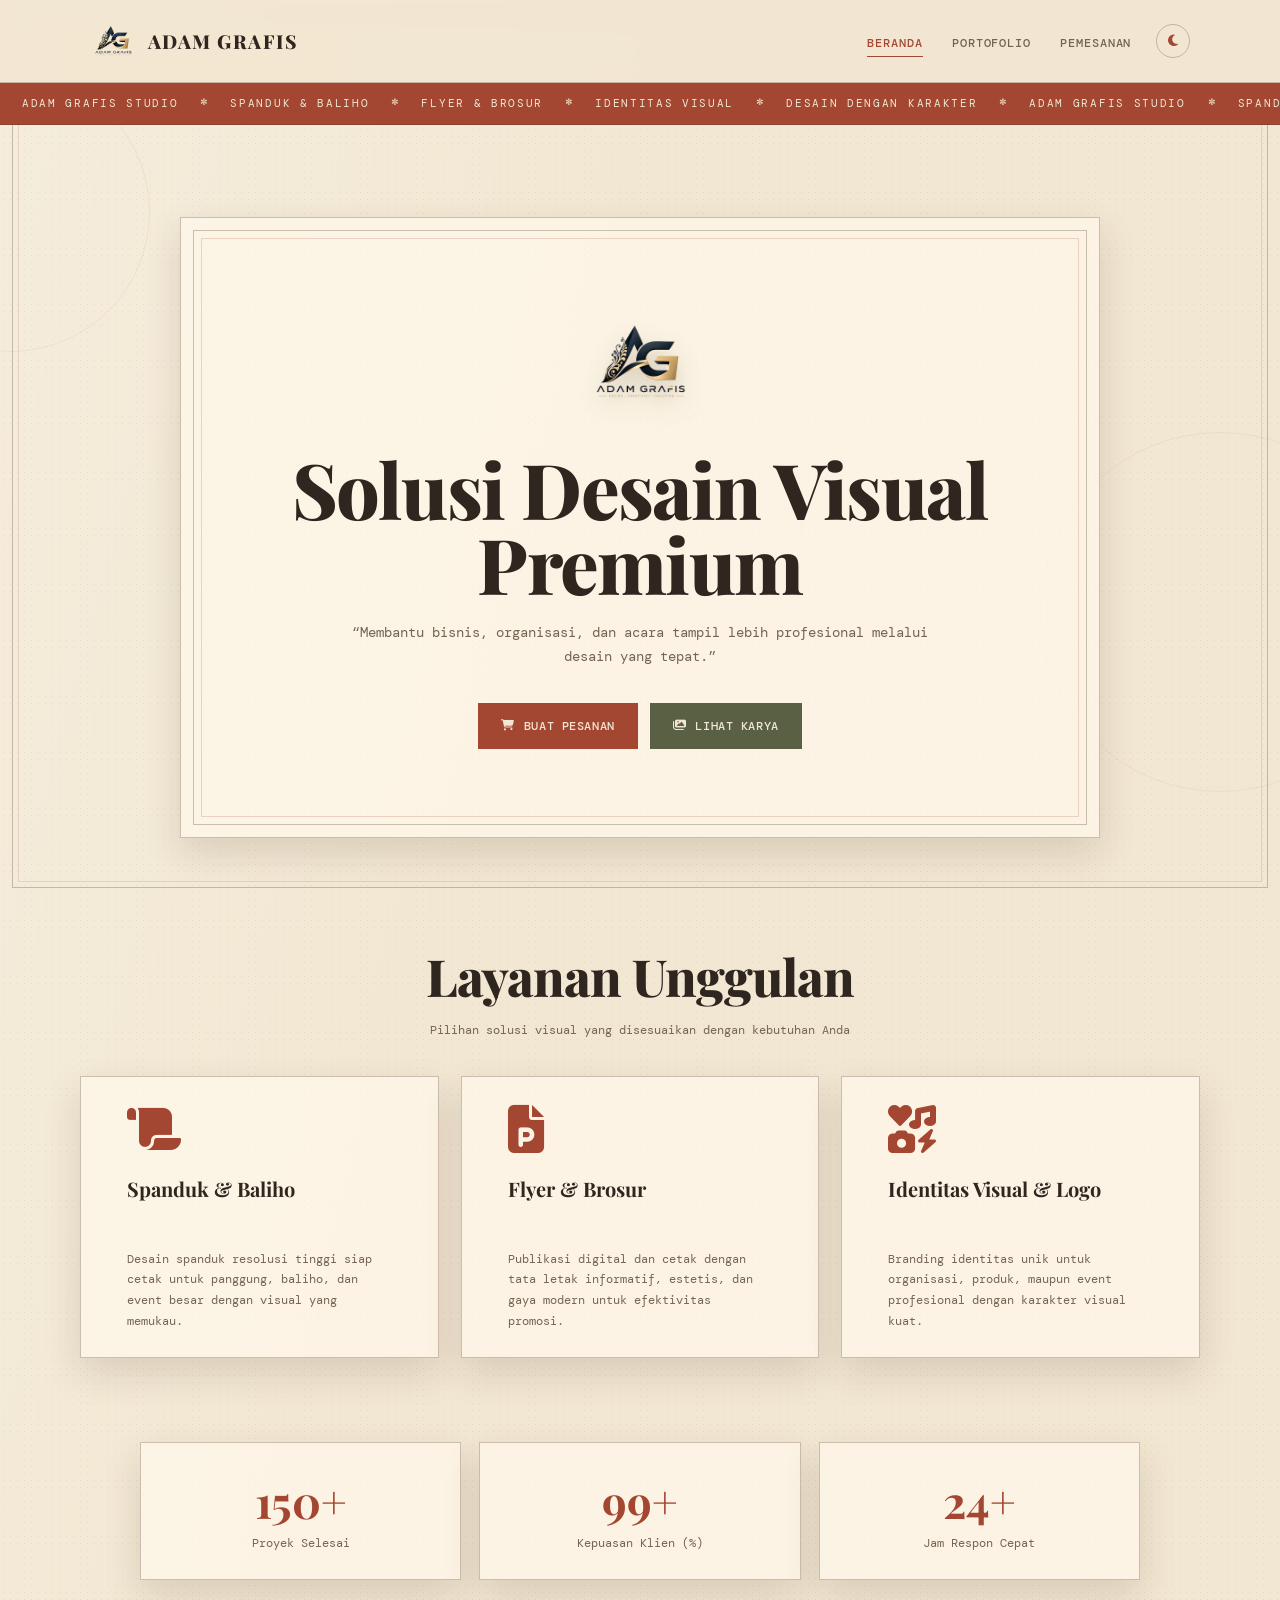
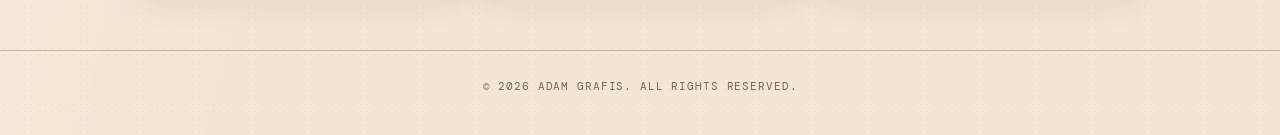
<file: index.html>
<!DOCTYPE html>
<html lang="id">
<head>
  <meta charset="UTF-8">
  <meta name="viewport" content="width=device-width, initial-scale=1.0">
  <title>Beranda — Adam Grafis Studio</title>
  <link rel="stylesheet" href="https://cdnjs.cloudflare.com/ajax/libs/font-awesome/6.4.0/css/all.min.css">
  <link rel="stylesheet" href="style.css">
</head>
<body>

  <!-- Smooth Page Transition Loader -->
  <div id="pageLoader" class="active">
    <div class="spinner"></div>
    <div class="loader-text">MENYIAPKAN EDISI KARYA...</div>
  </div>

  <!-- Ambient Glowing Parallax Background Spheres -->
  <div class="parallax-bg-glow">
    <div class="glow-orb orb-1" data-parallax-speed="-0.05"></div>
    <div class="glow-orb orb-2" data-parallax-speed="0.08"></div>
    <div class="glow-orb orb-3" data-parallax-speed="-0.03"></div>
  </div>

  <header class="parallax-header">
    <a href="index.html" class="brand tilt-card" data-tilt-max="15">
      <img src="logo AG.png" alt="Adam Grafis Logo" class="brand-logo-3d">
      <span class="brand-name">ADAM GRAFIS</span>
    </a>
    <ul class="nav-links">
      <li><a href="index.html" class="active">Beranda</a></li>
      <li><a href="portofolio.html">Portofolio</a></li>
      <li><a href="pemesanan.html">Pemesanan</a></li>
      <li><button id="themeToggle" class="theme-toggle"><i class="fa-solid fa-sun"></i></button></li>
    </ul>
  </header>

  <div class="running-ticker" aria-label="Informasi layanan Adam Grafis">
    <div class="ticker-track">
      <span>ADAM GRAFIS STUDIO</span><b>*</b><span>SPANDUK &amp; BALIHO</span><b>*</b><span>FLYER &amp; BROSUR</span><b>*</b><span>IDENTITAS VISUAL</span><b>*</b><span>DESAIN DENGAN KARAKTER</span><b>*</b>
      <span aria-hidden="true">ADAM GRAFIS STUDIO</span><b aria-hidden="true">*</b><span aria-hidden="true">SPANDUK &amp; BALIHO</span><b aria-hidden="true">*</b><span aria-hidden="true">FLYER &amp; BROSUR</span><b aria-hidden="true">*</b><span aria-hidden="true">IDENTITAS VISUAL</span><b aria-hidden="true">*</b><span aria-hidden="true">DESAIN DENGAN KARAKTER</span><b aria-hidden="true">*</b>
    </div>
  </div>

  <!-- Vintage studio hero -->
  <section class="hero-section 3d-hero">
    <div class="hero-parallax-container">
      <div class="hero-card-3d tilt-card" data-tilt-max="20">
        <div class="animated-logo-wrapper tilt-child" data-depth="40">
          <img src="logo AG.png" alt="Adam Grafis Animated Logo" class="animated-logo 3d-shadow">
        </div>
        <h1 class="hero-title tilt-child" data-depth="30">Solusi Desain Visual Premium</h1>
        <p class="hero-subtitle tilt-child" data-depth="20">“Membantu bisnis, organisasi, dan acara tampil lebih profesional melalui desain yang tepat.”</p>
        <div class="btn-wrapper tilt-child" data-depth="25">
          <a href="pemesanan.html" class="btn-main btn-primary 3d-btn"><i class="fa-solid fa-cart-shopping"></i> Buat Pesanan</a>
          <a href="portofolio.html" class="btn-main btn-whatsapp 3d-btn"><i class="fa-solid fa-images"></i> Lihat Karya</a>
        </div>
      </div>
    </div>
  </section>

  <!-- Studio services -->
  <main class="page-container" style="padding-top: 20px;">
    <h2 class="section-title">Layanan Unggulan</h2>
    <p class="section-subtitle">Pilihan solusi visual yang disesuaikan dengan kebutuhan Anda</p>
    
    <div class="portfolio-grid">
      <div class="portfolio-card service-card tilt-card" data-tilt-max="25">
        <div class="tilt-child" data-depth="20">
          <i class="fa-solid fa-scroll fa-3x service-icon-3d"></i>
        </div>
        <h3 class="card-title tilt-child" data-depth="15">Spanduk & Baliho</h3>
        <p class="card-desc tilt-child" data-depth="10">Desain spanduk resolusi tinggi siap cetak untuk panggung, baliho, dan event besar dengan visual yang memukau.</p>
      </div>

      <div class="portfolio-card service-card tilt-card" data-tilt-max="25">
        <div class="tilt-child" data-depth="20">
          <i class="fa-solid fa-file-powerpoint fa-3x service-icon-3d"></i>
        </div>
        <h3 class="card-title tilt-child" data-depth="15">Flyer & Brosur</h3>
        <p class="card-desc tilt-child" data-depth="10">Publikasi digital dan cetak dengan tata letak informatif, estetis, dan gaya modern untuk efektivitas promosi.</p>
      </div>

      <div class="portfolio-card service-card tilt-card" data-tilt-max="25">
        <div class="tilt-child" data-depth="20">
          <i class="fa-solid fa-icons fa-3x service-icon-3d"></i>
        </div>
        <h3 class="card-title tilt-child" data-depth="15">Identitas Visual & Logo</h3>
        <p class="card-desc tilt-child" data-depth="10">Branding identitas unik untuk organisasi, produk, maupun event profesional dengan karakter visual kuat.</p>
      </div>
    </div>
  </main>

  <!-- Studio highlights -->
  <section class="stats-section">
    <div class="stat-card tilt-card" data-tilt-max="15">
      <h3 class="counter tilt-child" data-depth="20" data-target="150">0</h3>
      <p class="tilt-child" data-depth="10">Proyek Selesai</p>
    </div>
    <div class="stat-card tilt-card" data-tilt-max="15">
      <h3 class="counter tilt-child" data-depth="20" data-target="99">0</h3>
      <p class="tilt-child" data-depth="10">Kepuasan Klien (%)</p>
    </div>
    <div class="stat-card tilt-card" data-tilt-max="15">
      <h3 class="counter tilt-child" data-depth="20" data-target="24">0</h3>
      <p class="tilt-child" data-depth="10">Jam Respon Cepat</p>
    </div>
  </section>

  <button id="backToTop" class="back-to-top 3d-btn"><i class="fa-solid fa-arrow-up"></i></button>

  <footer>
    <p>&copy; 2026 Adam Grafis. All Rights Reserved.</p>
  </footer>

  <script src="script.js"></script>
</body>
</html>
</file>
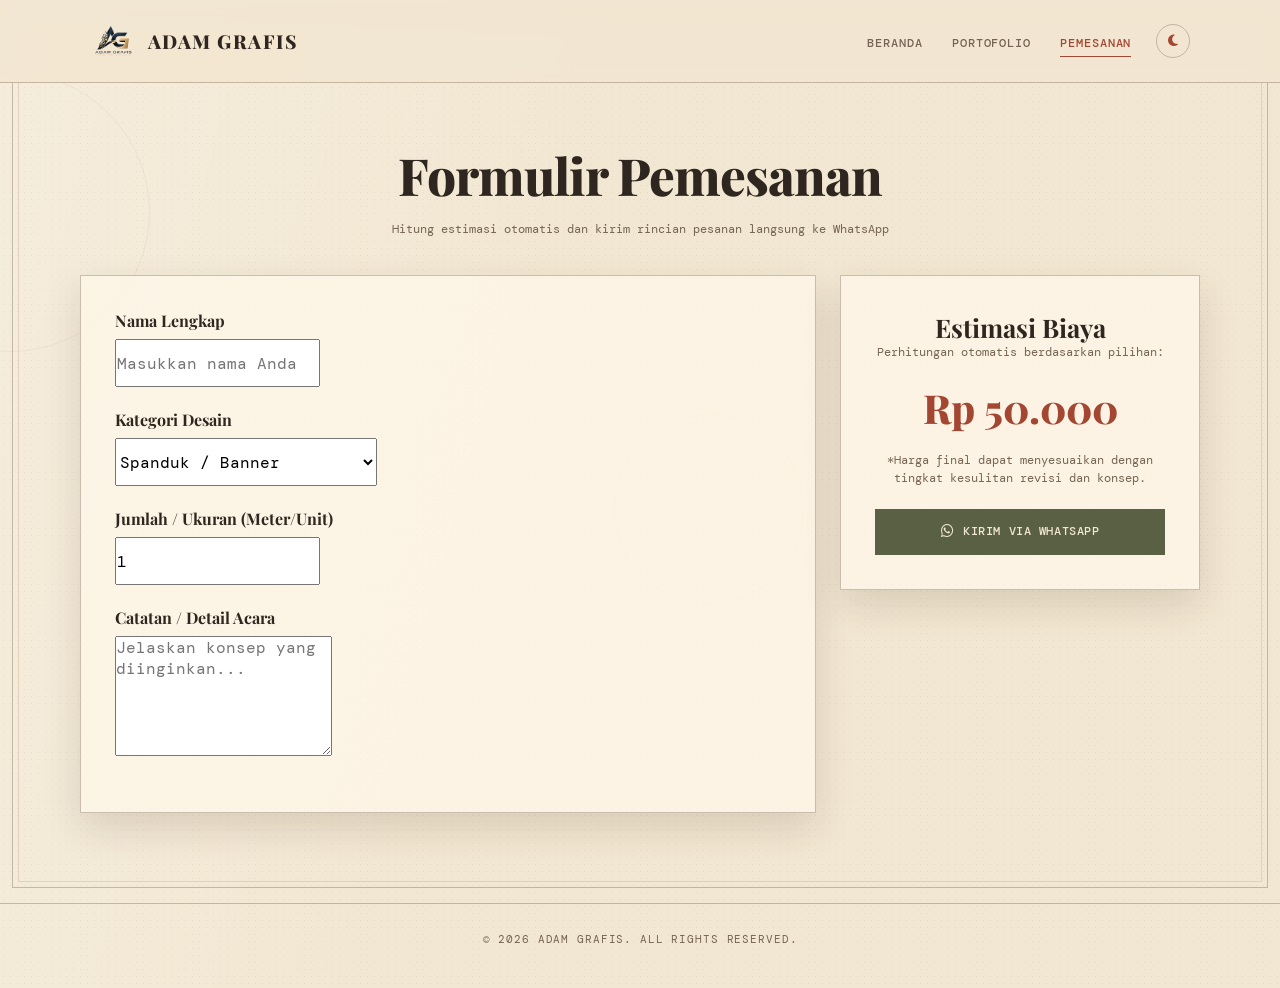
<file: pemesanan.html>
<!DOCTYPE html>
<html lang="id">
<head>
  <meta charset="UTF-8">
  <meta name="viewport" content="width=device-width, initial-scale=1.0">
  <title>Pemesanan — Adam Grafis (3D Parallax)</title>
  <link rel="stylesheet" href="https://cdnjs.cloudflare.com/ajax/libs/font-awesome/6.4.0/css/all.min.css">
  <link rel="stylesheet" href="style.css">
</head>
<body>

  <!-- Smooth Page Transition Loader -->
  <div id="pageLoader" class="active">
    <div class="spinner"></div>
    <div class="loader-text">MEMUAT SISTEM PESANAN...</div>
  </div>

  <div class="parallax-bg-glow">
    <div class="glow-orb orb-1" data-parallax-speed="-0.03"></div>
    <div class="glow-orb orb-3" data-parallax-speed="0.05"></div>
  </div>

  <header class="parallax-header">
    <a href="index.html" class="brand tilt-card" data-tilt-max="15">
      <img src="logo AG.png" alt="Adam Grafis Logo" class="brand-logo-3d">
      <span class="brand-name">ADAM GRAFIS</span>
    </a>
    <ul class="nav-links">
      <li><a href="index.html">Beranda</a></li>
      <li><a href="portofolio.html">Portofolio</a></li>
      <li><a href="pemesanan.html" class="active">Pemesanan</a></li>
      <li><button id="themeToggle" class="theme-toggle"><i class="fa-solid fa-sun"></i></button></li>
    </ul>
  </header>

  <main class="page-container">
    <h1 class="section-title">Formulir Pemesanan</h1>
    <p class="section-subtitle">Hitung estimasi otomatis dan kirim rincian pesanan langsung ke WhatsApp</p>

    <div class="order-container">
      <form id="orderForm" class="tilt-card" data-tilt-max="10" onsubmit="event.preventDefault();">
        <div class="form-group tilt-child" data-depth="10">
          <label for="clientName">Nama Lengkap</label>
          <input type="text" id="clientName" class="form-control 3d-input" placeholder="Masukkan nama Anda" required>
        </div>

        <div class="form-group tilt-child" data-depth="10">
          <label for="orderCategory">Kategori Desain</label>
          <select id="orderCategory" class="form-control 3d-input">
            <option value="spanduk">Spanduk / Banner</option>
            <option value="flyer">Flyer / Brosur</option>
            <option value="stage">Stage / Rigging Backdrop</option>
          </select>
        </div>

        <div class="form-group tilt-child" data-depth="10">
          <label for="orderSize">Jumlah / Ukuran (Meter/Unit)</label>
          <input type="number" id="orderSize" class="form-control 3d-input" value="1" min="1" required>
        </div>

        <div class="form-group tilt-child" data-depth="10">
          <label for="orderNotes">Catatan / Detail Acara</label>
          <textarea id="orderNotes" class="form-control 3d-input" rows="4" placeholder="Jelaskan konsep yang diinginkan..."></textarea>
        </div>
      </form>

      <div class="price-box tilt-card" data-tilt-max="15">
        <h3 class="tilt-child" data-depth="15">Estimasi Biaya</h3>
        <p class="tilt-child" data-depth="10" style="color: var(--text-secondary); font-size: 0.9rem;">Perhitungan otomatis berdasarkan pilihan:</p>
        <div class="price-amount tilt-child" data-depth="25" id="estimatedPrice">Rp 0</div>
        <p class="tilt-child" data-depth="10" style="font-size: 0.82rem; color: var(--text-secondary); margin-bottom: 20px;">*Harga final dapat menyesuaikan dengan tingkat kesulitan revisi dan konsep.</p>
        
        <button id="sendWaBtn" class="btn-main btn-whatsapp 3d-btn tilt-child" data-depth="20" style="width: 100%; justify-content: center;">
          <i class="fa-brands fa-whatsapp fa-lg"></i> Kirim via WhatsApp
        </button>
      </div>
    </div>
  </main>

  <button id="backToTop" class="back-to-top 3d-btn"><i class="fa-solid fa-arrow-up"></i></button>

  <footer>
    <p>&copy; 2026 Adam Grafis. All Rights Reserved.</p>
  </footer>

  <script src="script.js"></script>
</body>
</html>
</file>
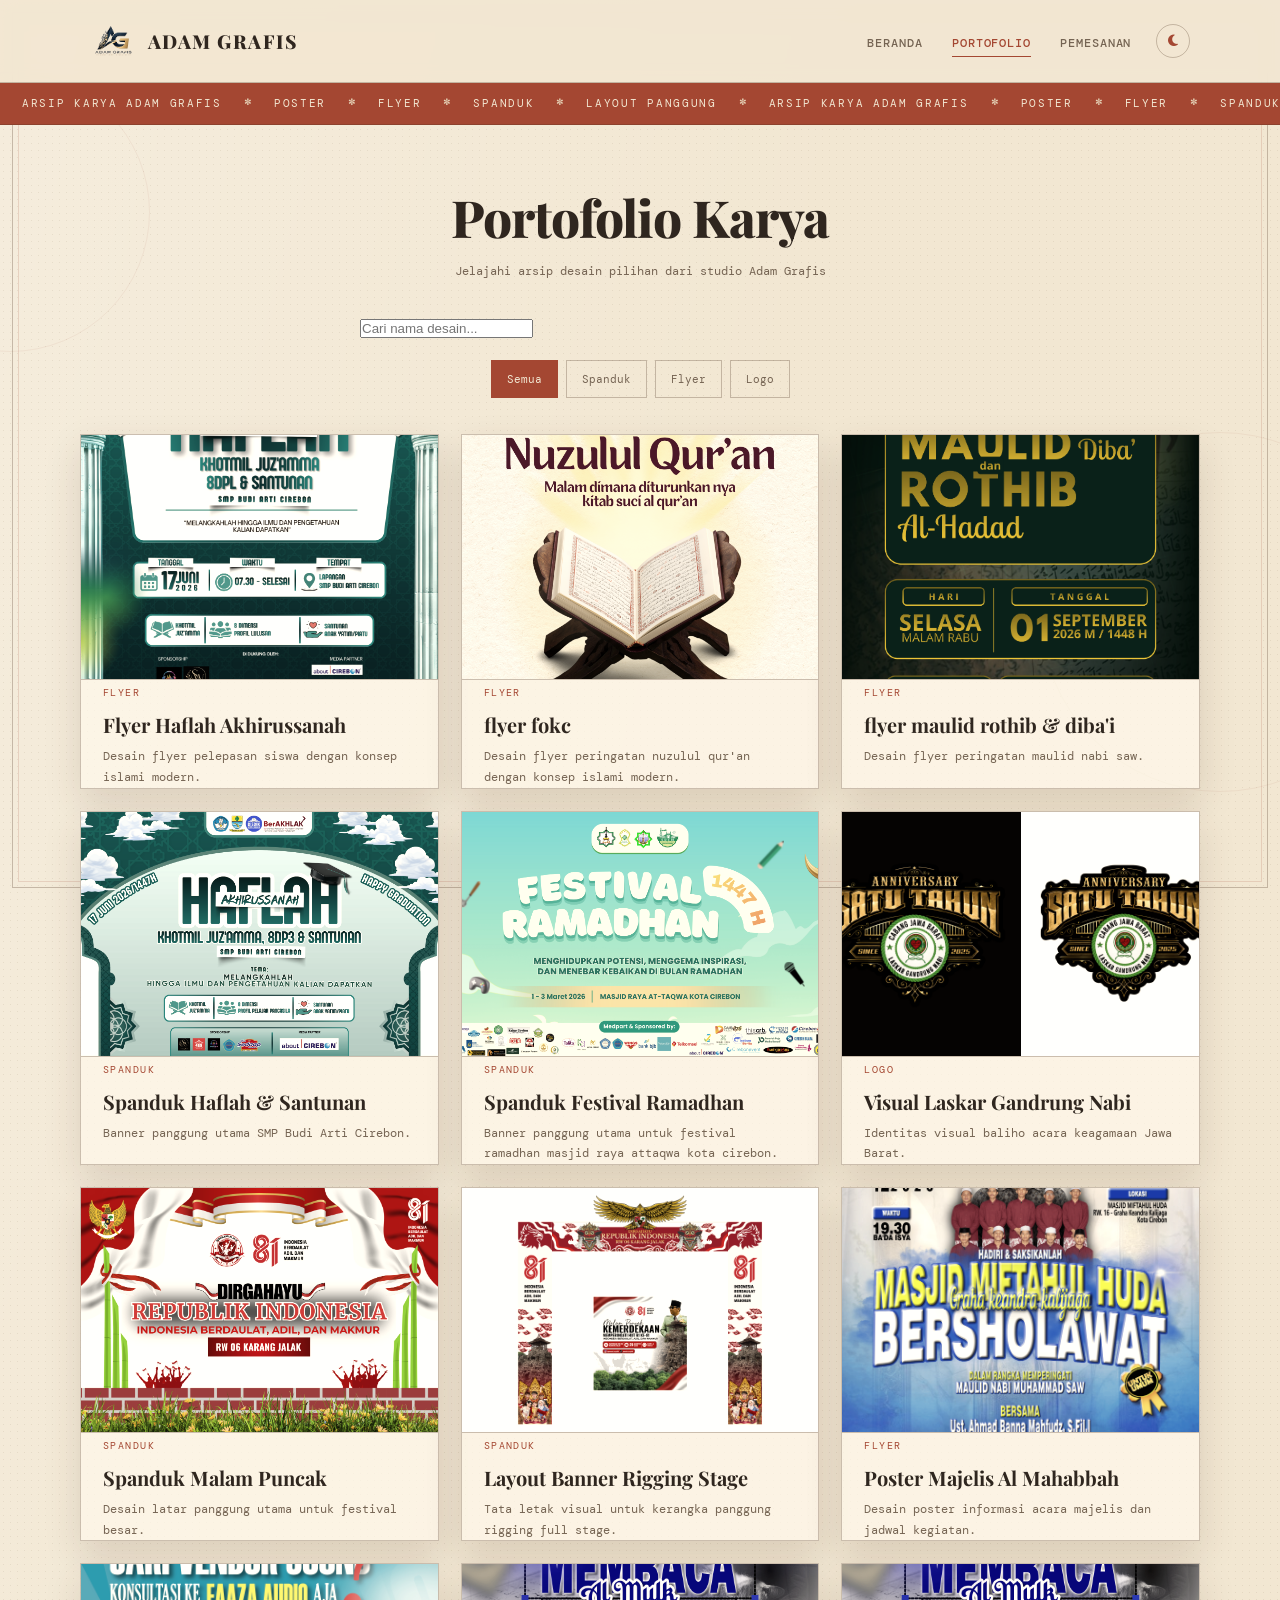
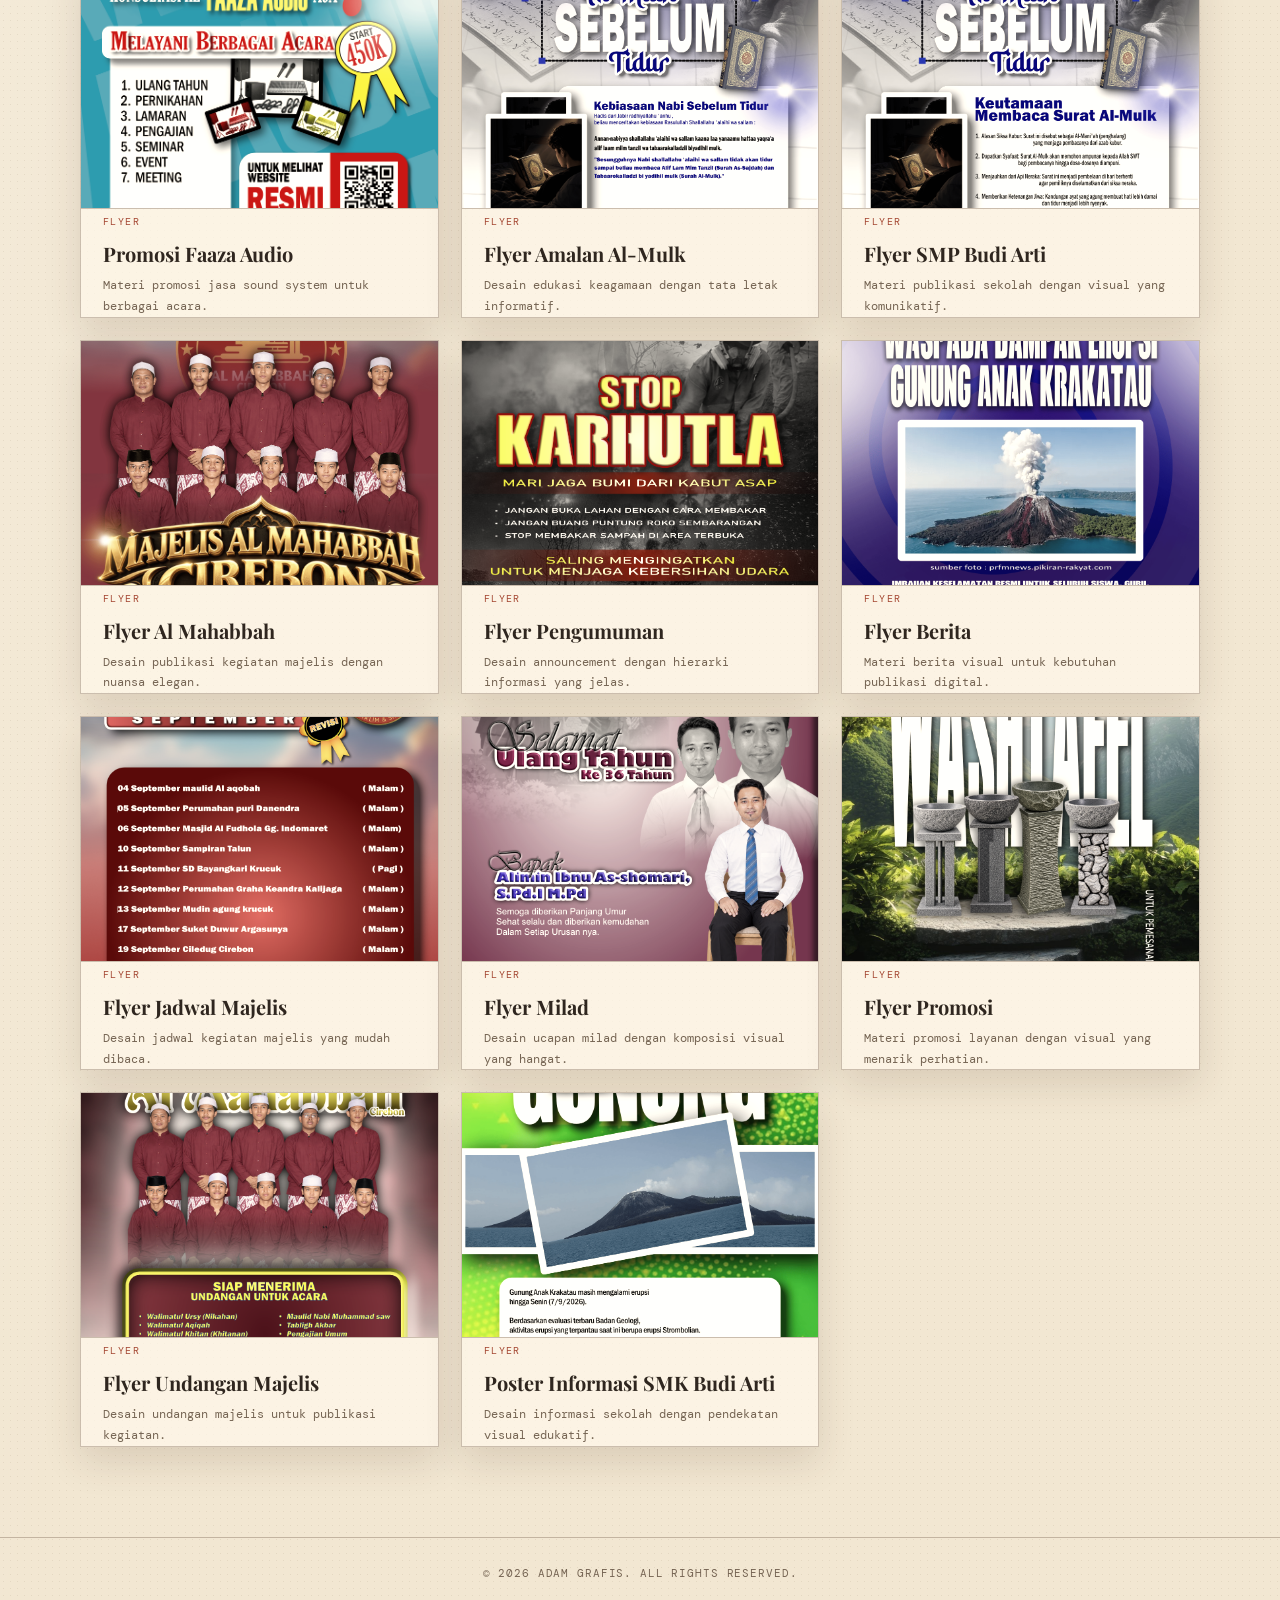
<file: portofolio.html>
<!DOCTYPE html>
<html lang="id">
<head>
  <meta charset="UTF-8">
  <meta name="viewport" content="width=device-width, initial-scale=1.0">
  <title>Portofolio — Adam Grafis Studio Vintage</title>
  <link rel="stylesheet" href="https://cdnjs.cloudflare.com/ajax/libs/font-awesome/6.4.0/css/all.min.css">
  <link rel="stylesheet" href="style.css">
</head>
<body>

  <!-- Smooth Page Transition Loader -->
  <div id="pageLoader" class="active">
    <div class="spinner"></div>
    <div class="loader-text">MEMUAT ARSIP KARYA...</div>
  </div>

  <!-- Ambient Parallax Background Orbs -->
  <div class="parallax-bg-glow">
    <div class="glow-orb orb-1" data-parallax-speed="-0.04"></div>
    <div class="glow-orb orb-2" data-parallax-speed="0.06"></div>
  </div>

  <header class="parallax-header">
    <a href="index.html" class="brand tilt-card" data-tilt-max="15">
      <img src="logo AG.png" alt="Adam Grafis Logo" class="brand-logo-3d">
      <span class="brand-name">ADAM GRAFIS</span>
    </a>
    <ul class="nav-links">
      <li><a href="index.html">Beranda</a></li>
      <li><a href="portofolio.html" class="active">Portofolio</a></li>
      <li><a href="pemesanan.html">Pemesanan</a></li>
      <li><button id="themeToggle" class="theme-toggle"><i class="fa-solid fa-sun"></i></button></li>
    </ul>
  </header>

  <div class="running-ticker" aria-label="Informasi portofolio Adam Grafis">
    <div class="ticker-track">
      <span>ARSIP KARYA ADAM GRAFIS</span><b>*</b><span>POSTER</span><b>*</b><span>FLYER</span><b>*</b><span>SPANDUK</span><b>*</b><span>LAYOUT PANGGUNG</span><b>*</b>
      <span aria-hidden="true">ARSIP KARYA ADAM GRAFIS</span><b aria-hidden="true">*</b><span aria-hidden="true">POSTER</span><b aria-hidden="true">*</b><span aria-hidden="true">FLYER</span><b aria-hidden="true">*</b><span aria-hidden="true">SPANDUK</span><b aria-hidden="true">*</b><span aria-hidden="true">LAYOUT PANGGUNG</span><b aria-hidden="true">*</b>
    </div>
  </div>

  <main class="page-container">
    <h1 class="section-title">Portofolio Karya</h1>
    <p class="section-subtitle">Jelajahi arsip desain pilihan dari studio Adam Grafis</p>

    <div class="search-container">
      <input type="text" id="searchPortfolio" class="search-input 3d-input" placeholder="Cari nama desain...">
    </div>

    <div class="filter-wrapper">
      <button class="filter-btn active 3d-btn" data-filter="all">Semua</button>
      <button class="filter-btn 3d-btn" data-filter="spanduk">Spanduk</button>
      <button class="filter-btn 3d-btn" data-filter="flyer">Flyer</button>
      <button class="filter-btn 3d-btn" data-filter="logo">Logo</button>
    </div>

    <div class="portfolio-grid">
      <div class="portfolio-card tilt-card" data-category="flyer" data-tilt-max="20">
        <div class="card-img-container tilt-child" data-depth="25">
          <img src="flyer haflah.png" alt="Flyer Haflah Akhirussanah">
        </div>
        <div class="card-body tilt-child" data-depth="15">
          <div class="card-tag">Flyer</div>
          <h3 class="card-title">Flyer Haflah Akhirussanah</h3>
          <p class="card-desc">Desain flyer pelepasan siswa dengan konsep islami modern.</p>
        </div>
      </div>

      <div class="portfolio-card tilt-card" data-category="flyer" data-tilt-max="20">
        <div class="card-img-container tilt-child" data-depth="25">
          <img src="flyer fokc.png" alt="flyer peringatan nuzulul qur'an">
        </div>
        <div class="card-body tilt-child" data-depth="15">
          <div class="card-tag">Flyer</div>
          <h3 class="card-title">flyer fokc</h3>
          <p class="card-desc">Desain flyer peringatan nuzulul qur'an dengan konsep islami modern.</p>
        </div>
      </div>

      <div class="portfolio-card tilt-card" data-category="flyer" data-tilt-max="20">
        <div class="card-img-container tilt-child" data-depth="25">
          <img src="flyer maulid rothib & diba'i.png" alt="flyer peringatan maulid nabi saw">
        </div>
        <div class="card-body tilt-child" data-depth="15">
          <div class="card-tag">Flyer</div>
          <h3 class="card-title">flyer maulid rothib & diba'i</h3>
          <p class="card-desc">Desain flyer peringatan maulid nabi saw.</p>
        </div>
      </div>

      <div class="portfolio-card tilt-card" data-category="spanduk" data-tilt-max="20">
        <div class="card-img-container tilt-child" data-depth="25">
          <img src="SPNDK_HAFLAH & SANTUNAN SMP BUDI ARTI CIREBON.png" alt="Spanduk Haflah & Santunan">
        </div>
        <div class="card-body tilt-child" data-depth="15">
          <div class="card-tag">Spanduk</div>
          <h3 class="card-title">Spanduk Haflah & Santunan</h3>
          <p class="card-desc">Banner panggung utama SMP Budi Arti Cirebon.</p>
        </div>
      </div>

      <div class="portfolio-card tilt-card" data-category="spanduk" data-tilt-max="20">
        <div class="card-img-container tilt-child" data-depth="25">
          <img src="spanduk festival ramadhan.png" alt="spanduk festival ramadhan">
        </div>
        <div class="card-body tilt-child" data-depth="15">
          <div class="card-tag">Spanduk</div>
          <h3 class="card-title">Spanduk Festival Ramadhan</h3>
          <p class="card-desc">Banner panggung utama untuk festival ramadhan masjid raya attaqwa kota cirebon.</p>
        </div>
      </div>

      <div class="portfolio-card tilt-card" data-category="logo" data-tilt-max="20">
        <div class="card-img-container tilt-child" data-depth="25">
          <img src="Visual Laskar Gandrung Nabi Cabang Jawa Barat.png" alt="Visual Laskar Gandrung Nabi">
        </div>
        <div class="card-body tilt-child" data-depth="15">
          <div class="card-tag">Logo</div>
          <h3 class="card-title">Visual Laskar Gandrung Nabi</h3>
          <p class="card-desc">Identitas visual baliho acara keagamaan Jawa Barat.</p>
        </div>
      </div>

      <div class="portfolio-card tilt-card" data-category="spanduk" data-tilt-max="20">
        <div class="card-img-container tilt-child" data-depth="25">
          <img src="spanduk malam puncak.png" alt="Spanduk Malam Puncak">
        </div>
        <div class="card-body tilt-child" data-depth="15">
          <div class="card-tag">Spanduk</div>
          <h3 class="card-title">Spanduk Malam Puncak</h3>
          <p class="card-desc">Desain latar panggung utama untuk festival besar.</p>
        </div>
      </div>

      <div class="portfolio-card tilt-card" data-category="spanduk" data-tilt-max="20">
        <div class="card-img-container tilt-child" data-depth="25">
          <img src="layout banner rigging fullfull .png" alt="Layout Banner Rigging">
        </div>
        <div class="card-body tilt-child" data-depth="15">
          <div class="card-tag">Spanduk</div>
          <h3 class="card-title">Layout Banner Rigging Stage</h3>
          <p class="card-desc">Tata letak visual untuk kerangka panggung rigging full stage.</p>
        </div>
      </div>

      <div class="portfolio-card tilt-card" data-category="flyer" data-tilt-max="20">
        <div class="card-img-container tilt-child" data-depth="25">
          <img src="12 SEPTEMBER (AL MAHABBAH).png" alt="Poster Majelis Al Mahabbah 12 September">
        </div>
        <div class="card-body tilt-child" data-depth="15">
          <div class="card-tag">Flyer</div>
          <h3 class="card-title">Poster Majelis Al Mahabbah</h3>
          <p class="card-desc">Desain poster informasi acara majelis dan jadwal kegiatan.</p>
        </div>
      </div>

      <div class="portfolio-card tilt-card" data-category="flyer" data-tilt-max="20">
        <div class="card-img-container tilt-child" data-depth="25">
          <img src="faaza audio.png" alt="Poster Promosi Faaza Audio">
        </div>
        <div class="card-body tilt-child" data-depth="15">
          <div class="card-tag">Flyer</div>
          <h3 class="card-title">Promosi Faaza Audio</h3>
          <p class="card-desc">Materi promosi jasa sound system untuk berbagai acara.</p>
        </div>
      </div>

      <div class="portfolio-card tilt-card" data-category="flyer" data-tilt-max="20">
        <div class="card-img-container tilt-child" data-depth="25">
          <img src="Flayer Amalan Al-Mulk Smp Ba.png" alt="Flyer Amalan Al-Mulk">
        </div>
        <div class="card-body tilt-child" data-depth="15">
          <div class="card-tag">Flyer</div>
          <h3 class="card-title">Flyer Amalan Al-Mulk</h3>
          <p class="card-desc">Desain edukasi keagamaan dengan tata letak informatif.</p>
        </div>
      </div>

      <div class="portfolio-card tilt-card" data-category="flyer" data-tilt-max="20">
        <div class="card-img-container tilt-child" data-depth="25">
          <img src="FLyaer smp ba.png" alt="Flyer SMP Budi Arti">
        </div>
        <div class="card-body tilt-child" data-depth="15">
          <div class="card-tag">Flyer</div>
          <h3 class="card-title">Flyer SMP Budi Arti</h3>
          <p class="card-desc">Materi publikasi sekolah dengan visual yang komunikatif.</p>
        </div>
      </div>

      <div class="portfolio-card tilt-card" data-category="flyer" data-tilt-max="20">
        <div class="card-img-container tilt-child" data-depth="25">
          <img src="flyer al mahabbah.png" alt="Flyer Al Mahabbah">
        </div>
        <div class="card-body tilt-child" data-depth="15">
          <div class="card-tag">Flyer</div>
          <h3 class="card-title">Flyer Al Mahabbah</h3>
          <p class="card-desc">Desain publikasi kegiatan majelis dengan nuansa elegan.</p>
        </div>
      </div>

      <div class="portfolio-card tilt-card" data-category="flyer" data-tilt-max="20">
        <div class="card-img-container tilt-child" data-depth="25">
          <img src="flyer anouncement.png" alt="Flyer Pengumuman">
        </div>
        <div class="card-body tilt-child" data-depth="15">
          <div class="card-tag">Flyer</div>
          <h3 class="card-title">Flyer Pengumuman</h3>
          <p class="card-desc">Desain announcement dengan hierarki informasi yang jelas.</p>
        </div>
      </div>

      <div class="portfolio-card tilt-card" data-category="flyer" data-tilt-max="20">
        <div class="card-img-container tilt-child" data-depth="25">
          <img src="flyer berita.png" alt="Flyer Berita">
        </div>
        <div class="card-body tilt-child" data-depth="15">
          <div class="card-tag">Flyer</div>
          <h3 class="card-title">Flyer Berita</h3>
          <p class="card-desc">Materi berita visual untuk kebutuhan publikasi digital.</p>
        </div>
      </div>

      <div class="portfolio-card tilt-card" data-category="flyer" data-tilt-max="20">
        <div class="card-img-container tilt-child" data-depth="25">
          <img src="flyer jadwal majelis.png" alt="Flyer Jadwal Majelis">
        </div>
        <div class="card-body tilt-child" data-depth="15">
          <div class="card-tag">Flyer</div>
          <h3 class="card-title">Flyer Jadwal Majelis</h3>
          <p class="card-desc">Desain jadwal kegiatan majelis yang mudah dibaca.</p>
        </div>
      </div>

      <div class="portfolio-card tilt-card" data-category="flyer" data-tilt-max="20">
        <div class="card-img-container tilt-child" data-depth="25">
          <img src="flyer milad.png" alt="Flyer Milad">
        </div>
        <div class="card-body tilt-child" data-depth="15">
          <div class="card-tag">Flyer</div>
          <h3 class="card-title">Flyer Milad</h3>
          <p class="card-desc">Desain ucapan milad dengan komposisi visual yang hangat.</p>
        </div>
      </div>

      <div class="portfolio-card tilt-card" data-category="flyer" data-tilt-max="20">
        <div class="card-img-container tilt-child" data-depth="25">
          <img src="flyer promosi.png" alt="Flyer Promosi">
        </div>
        <div class="card-body tilt-child" data-depth="15">
          <div class="card-tag">Flyer</div>
          <h3 class="card-title">Flyer Promosi</h3>
          <p class="card-desc">Materi promosi layanan dengan visual yang menarik perhatian.</p>
        </div>
      </div>

      <div class="portfolio-card tilt-card" data-category="flyer" data-tilt-max="20">
        <div class="card-img-container tilt-child" data-depth="25">
          <img src="flyer terima undangan majelis.png" alt="Flyer Terima Undangan Majelis">
        </div>
        <div class="card-body tilt-child" data-depth="15">
          <div class="card-tag">Flyer</div>
          <h3 class="card-title">Flyer Undangan Majelis</h3>
          <p class="card-desc">Desain undangan majelis untuk publikasi kegiatan.</p>
        </div>
      </div>

      <div class="portfolio-card tilt-card" data-category="flyer" data-tilt-max="20">
        <div class="card-img-container tilt-child" data-depth="25">
          <img src="smk ba.png" alt="Poster Informasi SMK Budi Arti">
        </div>
        <div class="card-body tilt-child" data-depth="15">
          <div class="card-tag">Flyer</div>
          <h3 class="card-title">Poster Informasi SMK Budi Arti</h3>
          <p class="card-desc">Desain informasi sekolah dengan pendekatan visual edukatif.</p>
        </div>
      </div>
    </div>
  </main>

  <div id="lightboxModal" class="lightbox">
    <span class="lightbox-close">&times;</span>
    <img class="lightbox-content 3d-pop" id="lightboxImg">
    <div id="lightboxCaption" style="color:#fff; margin-top:15px; font-weight:600;"></div>
  </div>

  <button id="backToTop" class="back-to-top 3d-btn"><i class="fa-solid fa-arrow-up"></i></button>

  <footer>
    <p>&copy; 2026 Adam Grafis. All Rights Reserved.</p>
  </footer>

  <script src="script.js"></script>
</body>
</html>
</file>
<file: style.css>
@import url('https://fonts.googleapis.com/css2?family=DM+Mono:wght@400;500&family=Playfair+Display:wght@500;600;700;800&display=swap');

:root {
  --paper: #f2e7d2;
  --paper-deep: #e6d4b8;
  --ink: #2f261f;
  --muted: #756453;
  --rust: #a44732;
  --rust-dark: #753326;
  --olive: #596044;
  --line: rgba(75, 51, 33, 0.28);
  --card: rgba(255, 249, 235, 0.72);
  --shadow: 0 15px 35px rgba(70, 45, 25, 0.14);
  --font-display: 'Playfair Display', Georgia, serif;
  --font-mono: 'DM Mono', 'Courier New', monospace;
}

[data-theme="dark"] {
  --paper: #25201b;
  --paper-deep: #352b23;
  --ink: #f2e7d2;
  --muted: #c0ad93;
  --rust: #d4775f;
  --rust-dark: #b75b47;
  --olive: #a7ad83;
  --line: rgba(242, 231, 210, 0.24);
  --card: rgba(62, 49, 39, 0.78);
  --shadow: 0 15px 35px rgba(0, 0, 0, 0.24);
}

* {
  box-sizing: border-box;
  margin: 0;
  padding: 0;
  transition: background-color 0.25s ease, color 0.25s ease, border-color 0.25s ease;
}

body {
  min-height: 100vh;
  overflow-x: hidden;
  color: var(--ink);
  background-color: var(--paper);
  background-image: radial-gradient(rgba(91, 63, 38, 0.09) 0.7px, transparent 0.7px), linear-gradient(105deg, rgba(255,255,255,0.24), transparent 42%);
  background-size: 7px 7px, 100% 100%;
  font-family: var(--font-mono);
}

body::before,
body::after {
  position: fixed;
  z-index: -1;
  inset: 12px;
  border: 1px solid var(--line);
  content: '';
  pointer-events: none;
}

body::after { inset: 18px; border-color: rgba(164, 71, 50, 0.16); }

.parallax-bg-glow { position: fixed; inset: 0; z-index: -2; overflow: hidden; pointer-events: none; }
.glow-orb { position: absolute; width: 280px; height: 280px; border: 1px solid rgba(164, 71, 50, 0.12); border-radius: 50%; opacity: 0.5; transition: transform 0.1s ease-out; }
.orb-1 { top: 8%; left: -130px; }
.orb-2 { right: -120px; bottom: 12%; width: 360px; height: 360px; }
.orb-3 { top: 46%; left: 48%; width: 190px; height: 190px; }

#pageLoader { position: fixed; inset: 0; z-index: 9999; display: flex; flex-direction: column; align-items: center; justify-content: center; color: var(--ink); background-color: var(--paper); background-image: radial-gradient(rgba(91, 63, 38, 0.1) 0.7px, transparent 0.7px); background-size: 7px 7px; box-shadow: 18px 0 35px rgba(55, 35, 20, 0.18), inset -18px 0 30px rgba(93, 54, 28, 0.08); opacity: 1; pointer-events: none; transform: translateX(102%); transition: transform 0.62s cubic-bezier(0.77, 0, 0.18, 1); }
#pageLoader::before { position: absolute; inset: 22px; border: 1px solid var(--line); content: ''; pointer-events: none; }
#pageLoader::after { position: absolute; top: 0; bottom: 0; left: 14%; width: 1px; background: rgba(164, 71, 50, 0.18); box-shadow: 5px 0 0 rgba(164, 71, 50, 0.06); content: ''; pointer-events: none; }
#pageLoader.active { pointer-events: all; transform: translateX(0); }
.spinner { position: relative; z-index: 1; width: 48px; height: 48px; border: 2px solid var(--line); border-top-color: var(--rust); border-radius: 50%; animation: spin 0.9s linear infinite; }
.loader-text { position: relative; z-index: 1; margin-top: 18px; color: var(--rust); font-size: 0.7rem; letter-spacing: 0.18em; }
@keyframes spin { to { transform: rotate(360deg); } }

header { position: sticky; top: 0; z-index: 1000; display: flex; align-items: center; justify-content: space-between; gap: 24px; padding: 18px clamp(28px, 7vw, 100px); border-bottom: 1px solid var(--line); background: var(--paper); background: color-mix(in srgb, var(--paper) 92%, transparent); backdrop-filter: blur(8px); }
.brand { display: flex; align-items: center; gap: 12px; color: var(--ink); text-decoration: none; }
.brand-logo-3d { width: 46px; height: 46px; filter: sepia(0.45) contrast(1.05); }
.brand-name { font-family: var(--font-display); font-size: 1.2rem; font-weight: 800; letter-spacing: 0.08em; }
.nav-links { display: flex; align-items: center; gap: 5px; list-style: none; }
.nav-links a { position: relative; padding: 8px 12px; color: var(--muted); font-size: 0.72rem; font-weight: 500; letter-spacing: 0.08em; text-decoration: none; text-transform: uppercase; }
.nav-links a::after { position: absolute; right: 12px; bottom: 2px; left: 12px; height: 1px; background: var(--rust); content: ''; transform: scaleX(0); transform-origin: left; transition: transform 0.25s ease; }
.nav-links a:hover, .nav-links a.active { color: var(--rust); }
.nav-links a:hover::after, .nav-links a.active::after { transform: scaleX(1); }
.theme-toggle, .back-to-top { display: inline-flex; align-items: center; justify-content: center; border: 1px solid var(--line); color: var(--rust); background: transparent; cursor: pointer; }
.theme-toggle { width: 34px; height: 34px; margin-left: 8px; border-radius: 50%; }
.theme-toggle:hover { background: var(--paper-deep); transform: rotate(12deg); }

.running-ticker {
  position: relative;
  z-index: 2;
  overflow: hidden;
  border-bottom: 1px solid var(--line);
  color: var(--paper);
  background: var(--rust);
  white-space: nowrap;
}

.ticker-track {
  display: flex;
  align-items: center;
  width: max-content;
  padding: 10px 0;
  will-change: transform;
  animation: ticker-scroll 28s linear infinite;
}

.ticker-track span {
  padding: 0 22px;
  font-size: 0.66rem;
  letter-spacing: 0.16em;
  text-transform: uppercase;
}

.ticker-track b {
  color: var(--paper-deep);
  font-family: var(--font-display);
  font-size: 1rem;
}

@keyframes ticker-scroll {
  from { transform: translateX(0); }
  to { transform: translateX(-50%); }
}

.hero-section { position: relative; display: flex; align-items: center; justify-content: center; min-height: 630px; padding: 92px 20px 84px; text-align: center; }
.hero-parallax-container { width: 100%; max-width: 920px; }
.hero-card-3d { position: relative; padding: clamp(46px, 8vw, 88px) clamp(24px, 8vw, 100px); border: 1px solid var(--line); background: var(--card); box-shadow: var(--shadow); }
.hero-card-3d::before, .hero-card-3d::after { position: absolute; content: ''; pointer-events: none; }
.hero-card-3d::before { inset: 12px; border: 1px solid var(--line); }
.hero-card-3d::after { inset: 20px; border: 1px solid rgba(164, 71, 50, 0.2); }
.animated-logo-wrapper, .hero-title, .hero-subtitle, .btn-wrapper { position: relative; z-index: 1; }
.animated-logo-wrapper { display: inline-block; margin-bottom: 28px; }
.animated-logo { width: 112px; height: 112px; filter: sepia(0.55) contrast(1.08) drop-shadow(0 12px 12px rgba(70,45,25,0.22)); animation: none; }
.hero-title, .section-title { color: var(--ink); font-family: var(--font-display); font-weight: 800; letter-spacing: -0.02em; }
.hero-title { max-width: 700px; margin: 0 auto 18px; font-size: clamp(2.35rem, 6vw, 5.2rem); line-height: 0.98; }
.hero-subtitle { max-width: 620px; margin: 0 auto 34px; color: var(--muted); font-size: 0.86rem; line-height: 1.8; }
.btn-wrapper { display: flex; justify-content: center; gap: 12px; flex-wrap: wrap; }
.btn-main { display: inline-flex; align-items: center; justify-content: center; gap: 9px; min-height: 46px; padding: 13px 22px; border: 1px solid transparent; font-family: var(--font-mono); font-size: 0.72rem; font-weight: 500; letter-spacing: 0.05em; text-decoration: none; text-transform: uppercase; cursor: pointer; }
.btn-main:hover { transform: translateY(-3px); }
.btn-primary { color: var(--paper); background: var(--rust); border-color: var(--rust); }
.btn-primary:hover { background: var(--rust-dark); }
.btn-whatsapp { color: var(--paper); background: var(--olive); border-color: var(--olive); }

.page-container { width: min(1120px, calc(100% - 40px)); margin: 0 auto; padding: 58px 0 20px; }
.section-title { margin-bottom: 10px; font-size: clamp(2rem, 4vw, 3.5rem); text-align: center; }
.section-subtitle { margin-bottom: 36px; color: var(--muted); font-size: 0.75rem; line-height: 1.7; text-align: center; }
.portfolio-grid { display: grid; grid-template-columns: repeat(3, minmax(0, 1fr)); gap: 22px; }
.portfolio-card, .stat-card, #orderForm, .price-box { border: 1px solid var(--line); background: var(--card); box-shadow: var(--shadow); }
.portfolio-card { overflow: hidden; cursor: pointer; }
.portfolio-card:hover, .stat-card:hover, #orderForm:hover, .price-box:hover { border-color: var(--rust); transform: translateY(-4px); }
.portfolio-card > .tilt-child:not(.card-img-container) { padding: 0 22px; }
.service-card { display: flex; min-height: 282px; flex-direction: column; align-items: flex-start; padding: 28px 24px 26px; }
.service-card > .tilt-child { padding: 0; }
.service-card .service-icon-3d { margin: 0 0 22px; }
.service-card .card-title { margin-bottom: 12px; }
.service-card .card-desc { margin-top: auto; }
.card-img-container { height: 245px; overflow: hidden; border-bottom: 1px solid var(--line); }
.card-img-container img { width: 100%; height: 100%; object-fit: cover; filter: sepia(0.18) saturate(0.85); transition: transform 0.5s ease, filter 0.5s ease; }
.portfolio-card:hover .card-img-container img { transform: scale(1.05); filter: sepia(0.35) saturate(0.95); }
.card-body { padding: 22px; }
.card-tag { display: inline-block; margin-bottom: 12px; color: var(--rust); font-size: 0.65rem; letter-spacing: 0.14em; text-transform: uppercase; }
.card-title { margin-bottom: 8px; color: var(--ink); font-family: var(--font-display); font-size: 1.25rem; }
.card-desc { color: var(--muted); font-size: 0.76rem; line-height: 1.7; }
.service-icon-3d { margin: 26px 22px 14px; color: var(--rust); }

.search-container { max-width: 560px; margin: 0 auto 22px; }
.\\33 d-input { width: 100%; min-height: 48px; padding: 12px 16px; border: 1px solid var(--line); border-radius: 0; outline: none; color: var(--ink); background: rgba(255, 249, 235, 0.35); font: inherit; font-size: 0.78rem; }
.\\33 d-input::placeholder { color: var(--muted); }
.\\33 d-input:focus { border-color: var(--rust); box-shadow: 4px 4px 0 rgba(164, 71, 50, 0.13); }
.filter-wrapper { display: flex; justify-content: center; gap: 8px; margin-bottom: 36px; flex-wrap: wrap; }
.filter-btn { min-height: 38px; padding: 9px 15px; border: 1px solid var(--line); color: var(--muted); background: transparent; font: inherit; font-size: 0.68rem; cursor: pointer; }
.filter-btn.active, .filter-btn:hover { color: var(--paper); background: var(--rust); border-color: var(--rust); }

.stats-section { display: flex; justify-content: center; gap: 18px; width: min(1000px, calc(100% - 40px)); margin: 64px auto 40px; flex-wrap: wrap; }
.stat-card { flex: 1; min-width: 210px; padding: 28px 20px; text-align: center; }
.stat-card h3 { color: var(--rust); font-family: var(--font-display); font-size: 2.8rem; }
.stat-card p { margin-top: 6px; color: var(--muted); font-size: 0.72rem; }

.order-container { display: grid; grid-template-columns: minmax(0, 1fr) 360px; gap: 24px; margin-top: 22px; }
#orderForm, .price-box { padding: 34px; }
.form-group { margin-bottom: 22px; }
.form-group label { display: block; margin-bottom: 8px; color: var(--ink); font-family: var(--font-display); font-size: 1rem; font-weight: 700; }
.form-control { display: block; font: inherit; min-height: 48px; }
textarea.form-control { min-height: 120px; resize: vertical; }
.price-box { height: fit-content; text-align: center; }
.price-box h3 { color: var(--ink); font-family: var(--font-display); font-size: 1.6rem; }
.price-box p { color: var(--muted) !important; font-size: 0.72rem !important; line-height: 1.6; }
.price-amount { margin: 18px 0; color: var(--rust); font-family: var(--font-display); font-size: 2.5rem; font-weight: 800; text-shadow: none; }

.lightbox { display: none; position: fixed; inset: 0; z-index: 2000; align-items: center; justify-content: center; flex-direction: column; background: rgba(35, 25, 18, 0.92); }
.lightbox-content { max-width: min(85%, 900px); max-height: 80%; border: 8px solid var(--paper); box-shadow: 12px 12px 0 rgba(0,0,0,0.22); }
.lightbox-close { position: absolute; top: 22px; right: 32px; color: var(--paper); font-family: var(--font-display); font-size: 2.8rem; cursor: pointer; }
.back-to-top { position: fixed; right: 26px; bottom: 26px; z-index: 900; display: none; width: 46px; height: 46px; border-radius: 50%; background: var(--rust); color: var(--paper); }
footer { margin-top: 70px; padding: 28px 20px 42px; border-top: 1px solid var(--line); color: var(--muted); font-size: 0.68rem; letter-spacing: 0.08em; text-align: center; text-transform: uppercase; }

@media (max-width: 850px) {
  .portfolio-grid { grid-template-columns: repeat(2, minmax(0, 1fr)); }
  .order-container { grid-template-columns: 1fr; }
}

@media (max-width: 620px) {
  body::before { inset: 7px; }
  body::after { inset: 12px; }
  header { display: block; padding: 16px 22px; }
  .brand { margin-bottom: 13px; }
  .nav-links { justify-content: space-between; gap: 0; }
  .nav-links a { padding: 7px 5px; font-size: 0.62rem; }
  .theme-toggle { width: 30px; height: 30px; margin-left: 2px; }
  .ticker-track { animation-duration: 22s; }
  .ticker-track span { padding: 0 14px; font-size: 0.58rem; }
  .hero-section { min-height: 560px; padding: 55px 18px; }
  .hero-card-3d { padding: 44px 22px; }
  .hero-card-3d::before { inset: 8px; }
  .hero-card-3d::after { inset: 14px; }
  .hero-title { font-size: clamp(2.2rem, 12vw, 3.5rem); }
  .hero-subtitle { font-size: 0.75rem; }
  .btn-main { width: 100%; }
  .page-container { width: min(100% - 32px, 1120px); padding-top: 42px; }
  .portfolio-grid { grid-template-columns: 1fr; gap: 16px; }
  .card-img-container { height: 220px; }
  .service-card { min-height: 250px; }
  .stats-section { width: calc(100% - 32px); margin-top: 42px; }
  .stat-card { min-width: 100%; }
  #orderForm, .price-box { padding: 24px 18px; }
  .back-to-top { right: 16px; bottom: 18px; }
}

@media (prefers-reduced-motion: reduce) {
  *, *::before, *::after { scroll-behavior: auto !important; transition-duration: 0.01ms !important; animation-duration: 0.01ms !important; }
  .ticker-track { animation: ticker-scroll 28s linear infinite !important; animation-duration: 28s !important; animation-iteration-count: infinite !important; }
}
</file>
